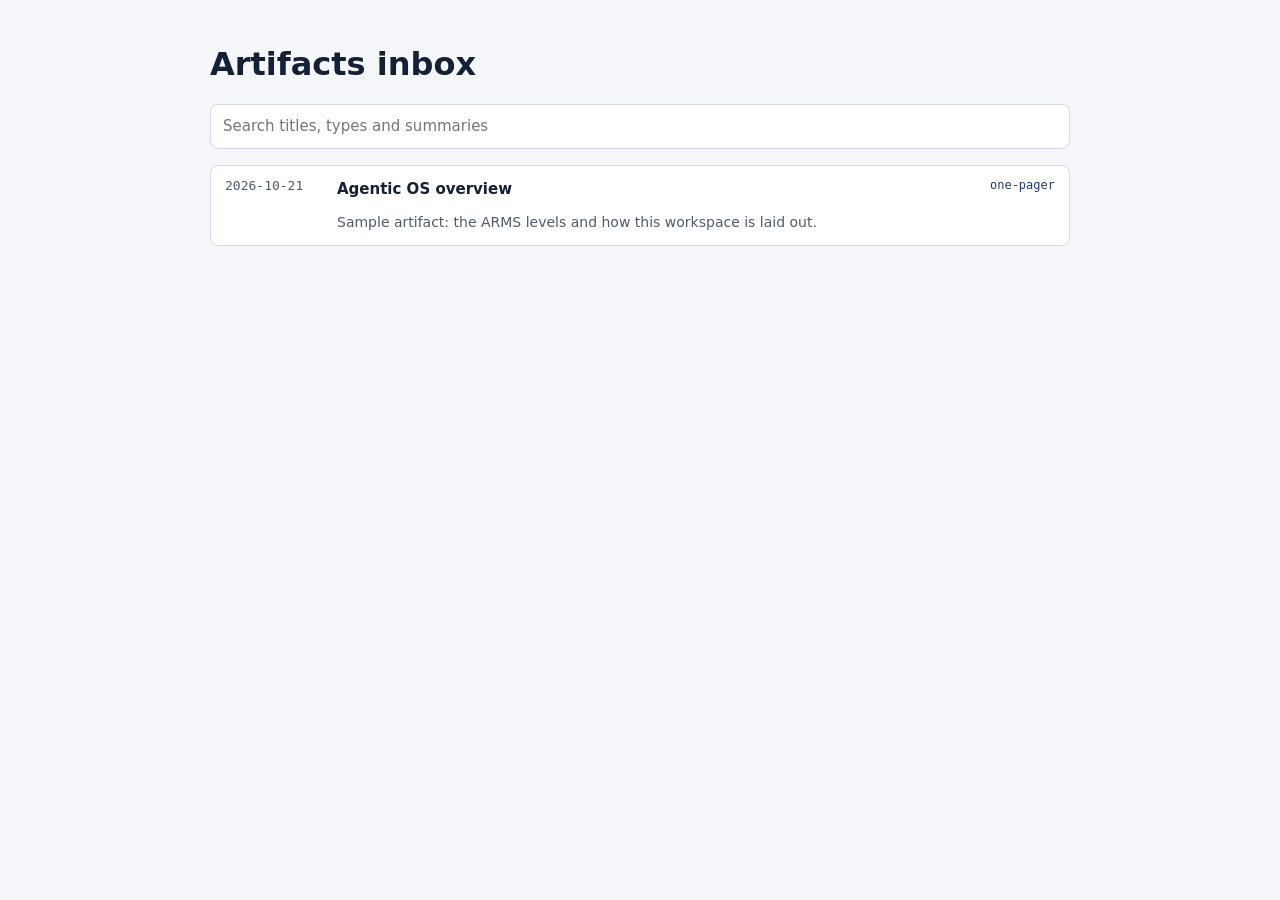
<file: artifacts/index.html>
<!doctype html>
<html lang="en">
<head>
<meta charset="utf-8">
<meta name="viewport" content="width=device-width,initial-scale=1">
<title>Artifacts inbox</title>
<style>
:root{--ink:#142033;--paper:#F4F6FA;--surface:#fff;--line:#D3DAE5;--muted:#4F5B6E;--accent:#1F3B70;
  --f-display:"IBM Plex Sans","Segoe UI",system-ui,sans-serif;--f-mono:"IBM Plex Mono",ui-monospace,Menlo,monospace}
body{margin:0;background:var(--paper);color:var(--ink);font:15px/1.5 var(--f-display)}
main{max-width:860px;margin:0 auto;padding:40px 16px;display:grid;gap:16px}
h1{margin:0;font-size:32px}
input{font:inherit;padding:10px 12px;border:1px solid var(--line);border-radius:8px;width:100%;box-sizing:border-box}
ol{list-style:none;margin:0;padding:0;display:grid;gap:8px}
li a{display:grid;grid-template-columns:100px 1fr auto;gap:12px;padding:12px 14px;background:var(--surface);border:1px solid var(--line);border-radius:8px;color:inherit;text-decoration:none}
li a:hover{border-color:var(--accent)}
.d{font:13px var(--f-mono);color:var(--muted)} .t{font-weight:700} .s{color:var(--muted);font-size:14px;grid-column:2/4}
.k{font:12px var(--f-mono);color:var(--accent)}
</style>
</head>
<body>
<main>
  <h1>Artifacts inbox</h1>
  <input id="q" type="search" placeholder="Search titles, types and summaries" aria-label="Search artifacts">
  <ol id="list"></ol>
</main>
<script>
// /brand adds new entries at the TOP of this list. Newest first.
const ENTRIES = [
  {date:"2026-10-21", title:"Agentic OS overview", type:"one-pager", path:"2026-10-21-agentic-os-overview/index.html", summary:"Sample artifact: the ARMS levels and how this workspace is laid out."},
];
const list = document.getElementById("list"), q = document.getElementById("q");
function render(){
  const term = q.value.toLowerCase();
  list.replaceChildren(...ENTRIES.filter(e => (e.title+e.type+e.summary).toLowerCase().includes(term)).map(e => {
    const li = document.createElement("li"), a = document.createElement("a");
    a.href = e.path;
    for (const [cls, txt] of [["d",e.date],["t",e.title],["k",e.type],["s",e.summary]]) { const s = document.createElement("span"); s.className = cls; s.textContent = txt; a.append(s); }
    li.append(a); return li;
  }));
}
q.addEventListener("input", render); render();
</script>
</body>
</html>
</file>
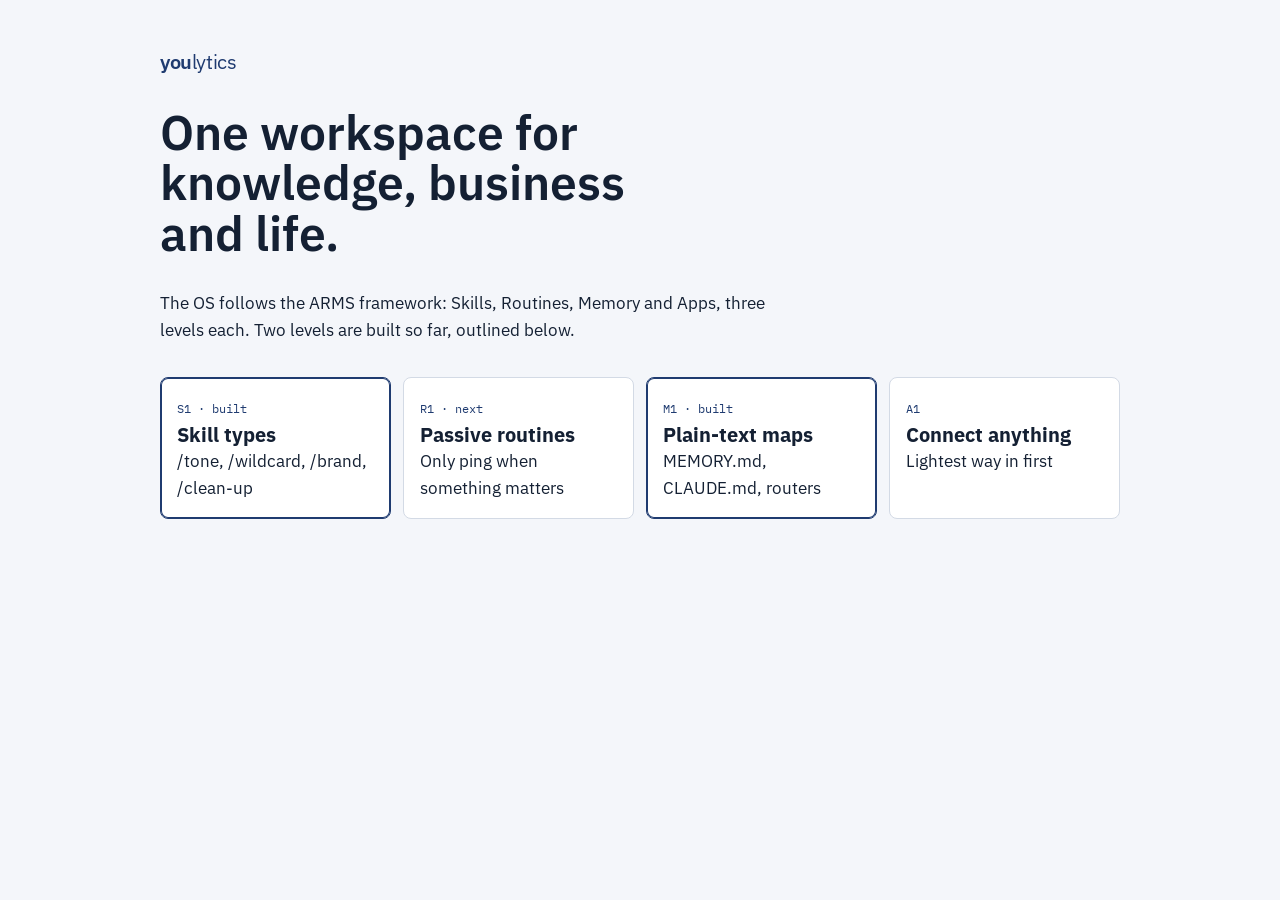
<file: artifacts/2026-10-21-agentic-os-overview/index.html>
<!doctype html>
<html lang="en">
<head>
<meta charset="utf-8">
<meta name="viewport" content="width=device-width,initial-scale=1">
<title>Agentic OS overview</title>
<link rel="stylesheet" href="https://fonts.googleapis.com/css2?family=IBM+Plex+Sans:wght@400;500;600;700&family=IBM+Plex+Mono:wght@400;500&display=swap">
<style>
:root{--ink:#142033;--paper:#F4F6FA;--surface:#ffffff;--line:#D3DAE5;--muted:#4F5B6E;--accent:#1F3B70;--accent-2:#D9962B;
  --f-display:"IBM Plex Sans","Segoe UI",system-ui,sans-serif;--f-body:"IBM Plex Sans","Segoe UI",system-ui,sans-serif;--f-mono:"IBM Plex Mono",ui-monospace,Menlo,monospace;
  --s2:8px;--s3:12px;--s4:16px;--s5:24px;--s6:32px;--s7:48px;--radius:8px}
body{margin:0;background:var(--paper);color:var(--ink);font:17px/1.6 var(--f-body)}
main{max-width:960px;margin:0 auto;padding:var(--s7) var(--s4);display:grid;gap:var(--s6)}
.brand{font:600 20px var(--f-display);letter-spacing:-.02em;color:var(--accent)}
h1{font:600 48px/1.05 var(--f-display);margin:0;max-width:18ch}
.grid{display:grid;grid-template-columns:repeat(auto-fit,minmax(200px,1fr));gap:var(--s3)}
.cell{background:var(--surface);border:1px solid var(--line);border-radius:var(--radius);padding:var(--s4)}
.cell b{font:700 20px var(--f-display);display:block}
.cell span{font:12px var(--f-mono);color:var(--accent)}
.cell.on{border-color:var(--accent);box-shadow:inset 0 0 0 1px var(--accent)}
p{margin:0;max-width:65ch}
</style>
</head>
<body>
<main>
  <div class="brand">you<span style="font-weight:400">lytics</span></div>
  <h1>One workspace for knowledge, business and life.</h1>
  <p>The OS follows the ARMS framework: Skills, Routines, Memory and Apps, three levels each. Two levels are built so far, outlined below.</p>
  <div class="grid">
    <div class="cell on"><span>S1 · built</span><b>Skill types</b>/tone, /wildcard, /brand, /clean-up</div>
    <div class="cell"><span>R1 · next</span><b>Passive routines</b>Only ping when something matters</div>
    <div class="cell on"><span>M1 · built</span><b>Plain-text maps</b>MEMORY.md, CLAUDE.md, routers</div>
    <div class="cell"><span>A1</span><b>Connect anything</b>Lightest way in first</div>
  </div>
</main>
</body>
</html>
</file>
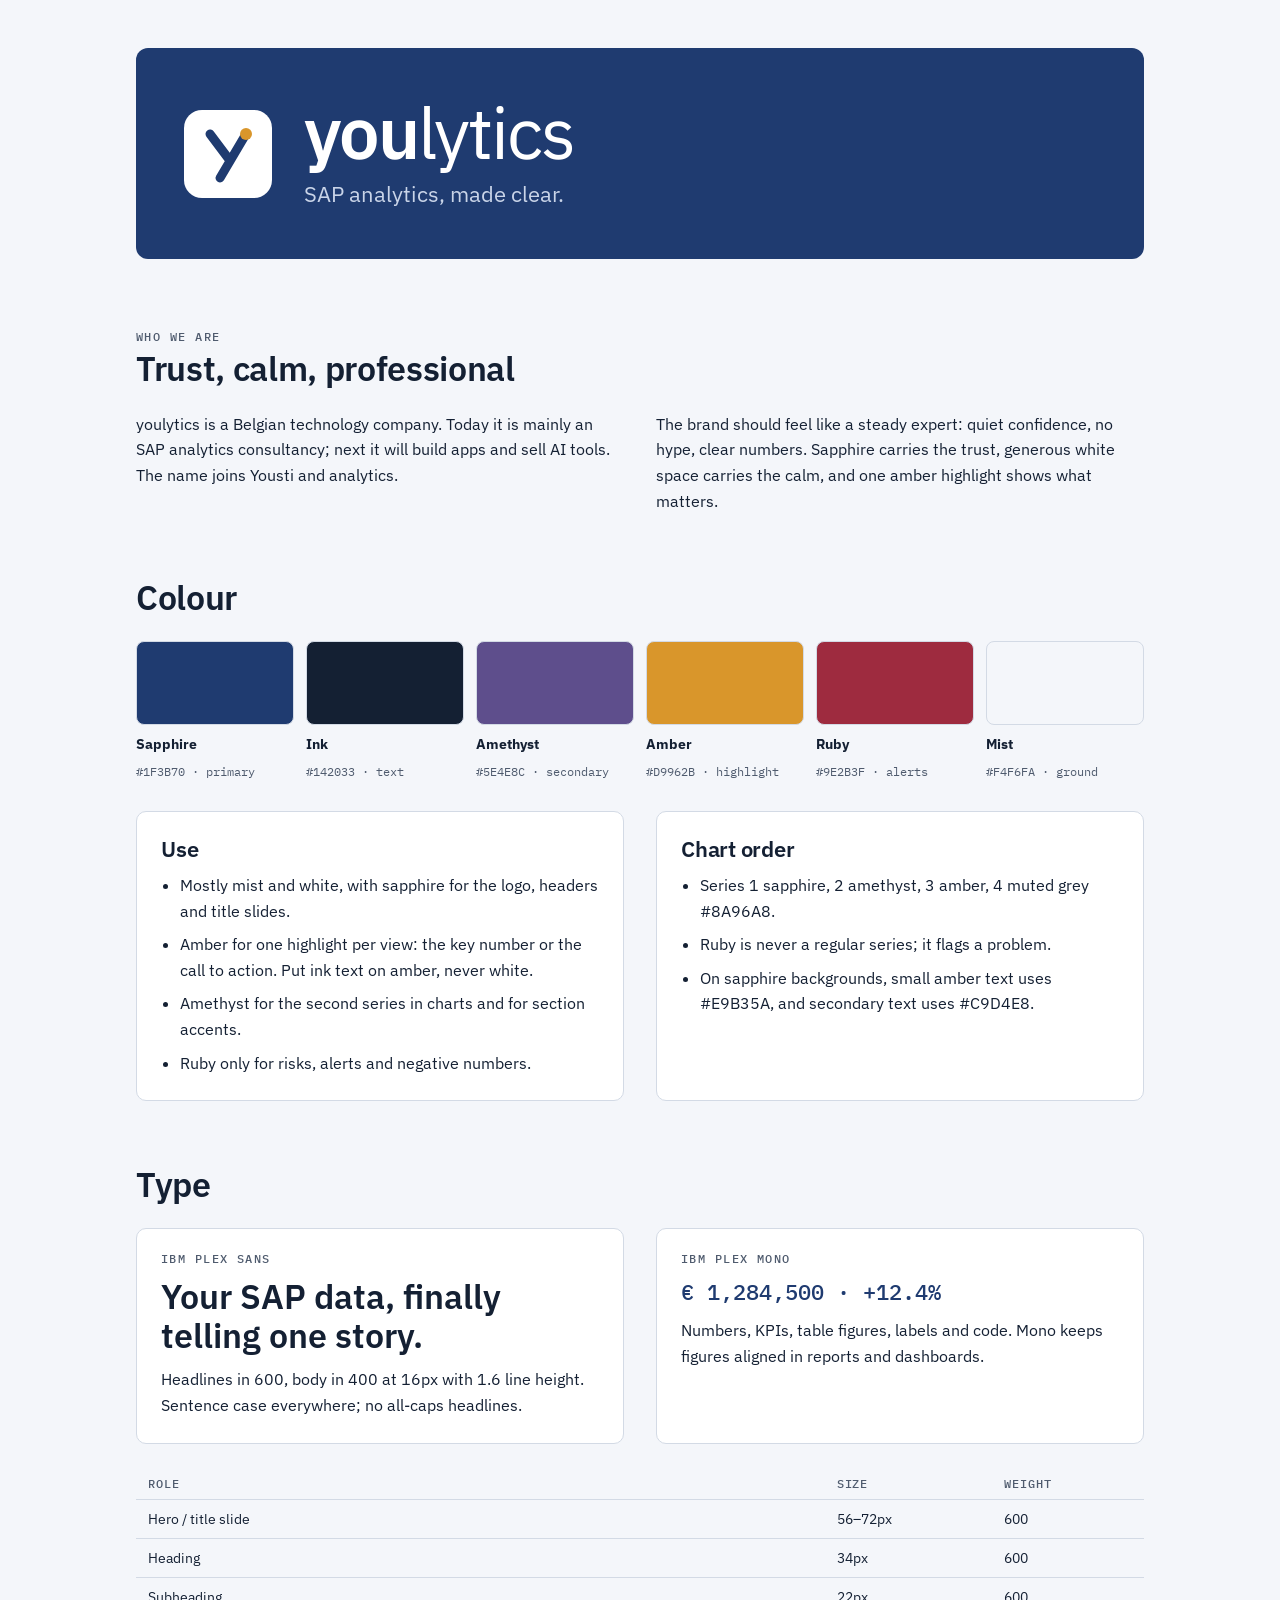
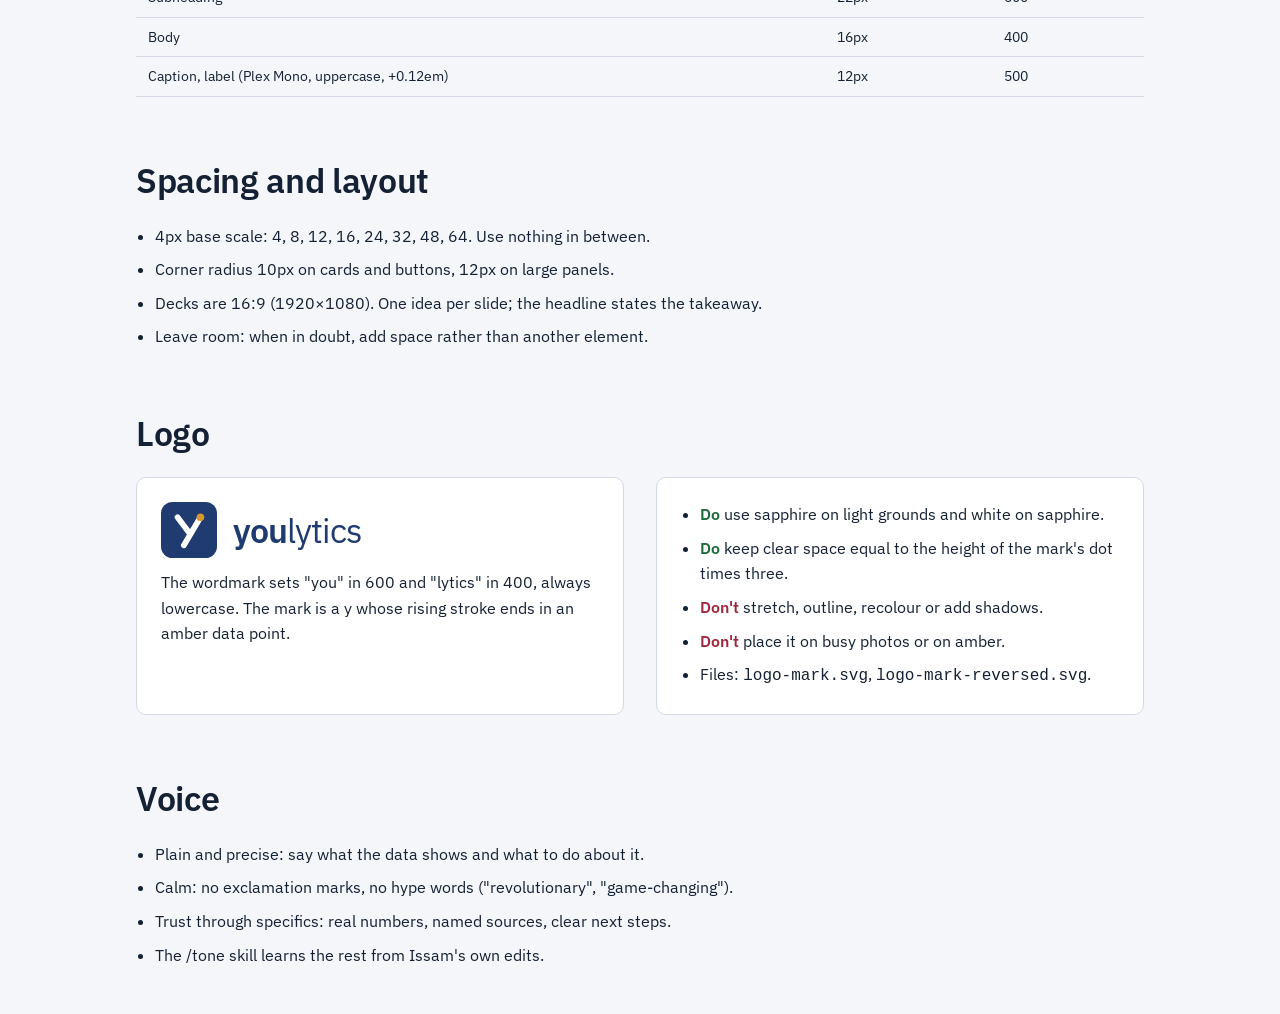
<file: brand/brand-book.html>
<!doctype html>
<html lang="en">
<head>
<meta charset="utf-8">
<meta name="viewport" content="width=device-width,initial-scale=1">
<title>youlytics brand book</title>
<link rel="stylesheet" href="https://fonts.googleapis.com/css2?family=IBM+Plex+Sans:wght@400;500;600;700&family=IBM+Plex+Mono:wght@400;500&display=swap">
<style>
/* youlytics brand tokens: Direction A, Sapphire Steady (chosen 2026-10-21). Every artifact copies this :root block. */
:root{
  /* colour */
  --sapphire:#1F3B70;      /* primary: logo, headers, slide backgrounds */
  --sapphire-soft:#C9D4E8; /* secondary text on sapphire */
  --ink:#142033;           /* body text */
  --muted:#4F5B6E;         /* captions, labels */
  --amethyst:#5E4E8C;      /* secondary: charts, second series, sections */
  --amber:#D9962B;         /* highlight: one key number or call to action per view */
  --amber-on-dark:#E9B35A; /* amber for small text on sapphire */
  --ruby:#9E2B3F;          /* alerts, negative numbers, risks */
  --mist:#F4F6FA;          /* page background */
  --surface:#FFFFFF;       /* cards */
  --line:#D3DAE5;          /* borders, rules */
  /* type */
  --f-sans:"IBM Plex Sans","Segoe UI",system-ui,sans-serif;
  --f-mono:"IBM Plex Mono",ui-monospace,Menlo,monospace;
  --t-xs:12px; --t-sm:14px; --t-md:16px; --t-lg:22px; --t-xl:34px; --t-xxl:56px; --t-hero:72px;
  /* spacing (4px base) */
  --s1:4px; --s2:8px; --s3:12px; --s4:16px; --s5:24px; --s6:32px; --s7:48px; --s8:64px;
  --radius:10px; --radius-lg:12px;
}
*{box-sizing:border-box}
body{margin:0;background:var(--mist);color:var(--ink);font:var(--t-md)/1.6 var(--f-sans)}
main{max-width:1040px;margin:0 auto;padding:var(--s7) var(--s4);display:grid;gap:var(--s8)}
h1,h2,h3{margin:0;line-height:1.15;letter-spacing:-.01em;text-wrap:balance}
h2{font-size:var(--t-xl);font-weight:600;margin-bottom:var(--s5)}
h3{font-size:var(--t-lg);font-weight:600}
p{margin:0;max-width:65ch}
.label{font:500 var(--t-xs)/1 var(--f-mono);letter-spacing:.12em;text-transform:uppercase;color:var(--muted)}
.hero{background:var(--sapphire);color:#fff;border-radius:var(--radius-lg);padding:var(--s7);display:flex;align-items:center;gap:var(--s6);flex-wrap:wrap}
.word{font-size:var(--t-hero);font-weight:600;letter-spacing:-.03em;line-height:1}
.word span{font-weight:400}
.hero p{color:var(--sapphire-soft);font-size:var(--t-lg)}
.grid{display:grid;grid-template-columns:repeat(auto-fill,minmax(150px,1fr));gap:var(--s3)}
.sw{display:grid;gap:var(--s2);font-size:var(--t-sm)}
.sw div{height:84px;border-radius:8px;border:1px solid var(--line)}
.sw code{font:var(--t-xs) var(--f-mono);color:var(--muted)}
.cols{display:grid;grid-template-columns:repeat(auto-fit,minmax(300px,1fr));gap:var(--s6)}
.card{background:var(--surface);border:1px solid var(--line);border-radius:var(--radius);padding:var(--s5);display:grid;gap:var(--s3);align-content:start}
ul{margin:0;padding-left:1.2em;display:grid;gap:var(--s2)}
.do{color:#1d6b3a;font-weight:600} .dont{color:var(--ruby);font-weight:600}
.num{font:500 var(--t-lg) var(--f-mono);color:var(--sapphire)}
table{border-collapse:collapse;width:100%;font-size:var(--t-sm)}
td,th{text-align:left;padding:var(--s2) var(--s3);border-bottom:1px solid var(--line)}
th{font:500 var(--t-xs) var(--f-mono);letter-spacing:.08em;text-transform:uppercase;color:var(--muted)}
.tbl{overflow-x:auto}
</style>
</head>
<body>
<main>
  <section class="hero" aria-label="Logo lockup">
    <img src="logo-mark-reversed.svg" width="88" height="88" alt="youlytics mark">
    <div style="display:grid;gap:8px">
      <div class="word">you<span>lytics</span></div>
      <p>SAP analytics, made clear.</p>
    </div>
  </section>

  <section>
    <span class="label">Who we are</span>
    <h2>Trust, calm, professional</h2>
    <div class="cols">
      <p>youlytics is a Belgian technology company. Today it is mainly an SAP analytics consultancy; next it will build apps and sell AI tools. The name joins Yousti and analytics.</p>
      <p>The brand should feel like a steady expert: quiet confidence, no hype, clear numbers. Sapphire carries the trust, generous white space carries the calm, and one amber highlight shows what matters.</p>
    </div>
  </section>

  <section>
    <h2>Colour</h2>
    <div class="grid">
      <div class="sw"><div style="background:var(--sapphire)"></div><b>Sapphire</b><code>#1F3B70 · primary</code></div>
      <div class="sw"><div style="background:var(--ink)"></div><b>Ink</b><code>#142033 · text</code></div>
      <div class="sw"><div style="background:var(--amethyst)"></div><b>Amethyst</b><code>#5E4E8C · secondary</code></div>
      <div class="sw"><div style="background:var(--amber)"></div><b>Amber</b><code>#D9962B · highlight</code></div>
      <div class="sw"><div style="background:var(--ruby)"></div><b>Ruby</b><code>#9E2B3F · alerts</code></div>
      <div class="sw"><div style="background:var(--mist)"></div><b>Mist</b><code>#F4F6FA · ground</code></div>
    </div>
    <div class="cols" style="margin-top:var(--s6)">
      <div class="card"><h3>Use</h3><ul>
        <li>Mostly mist and white, with sapphire for the logo, headers and title slides.</li>
        <li>Amber for one highlight per view: the key number or the call to action. Put ink text on amber, never white.</li>
        <li>Amethyst for the second series in charts and for section accents.</li>
        <li>Ruby only for risks, alerts and negative numbers.</li>
      </ul></div>
      <div class="card"><h3>Chart order</h3><ul>
        <li>Series 1 sapphire, 2 amethyst, 3 amber, 4 muted grey #8A96A8.</li>
        <li>Ruby is never a regular series; it flags a problem.</li>
        <li>On sapphire backgrounds, small amber text uses #E9B35A, and secondary text uses #C9D4E8.</li>
      </ul></div>
    </div>
  </section>

  <section>
    <h2>Type</h2>
    <div class="cols">
      <div class="card">
        <span class="label">IBM Plex Sans</span>
        <p style="font-size:var(--t-xl);font-weight:600;line-height:1.15">Your SAP data, finally telling one story.</p>
        <p>Headlines in 600, body in 400 at 16px with 1.6 line height. Sentence case everywhere; no all-caps headlines.</p>
      </div>
      <div class="card">
        <span class="label">IBM Plex Mono</span>
        <span class="num">€ 1,284,500 · +12.4%</span>
        <p>Numbers, KPIs, table figures, labels and code. Mono keeps figures aligned in reports and dashboards.</p>
      </div>
    </div>
    <div class="tbl" style="margin-top:var(--s5)"><table>
      <thead><tr><th>Role</th><th>Size</th><th>Weight</th></tr></thead>
      <tbody>
        <tr><td>Hero / title slide</td><td>56–72px</td><td>600</td></tr>
        <tr><td>Heading</td><td>34px</td><td>600</td></tr>
        <tr><td>Subheading</td><td>22px</td><td>600</td></tr>
        <tr><td>Body</td><td>16px</td><td>400</td></tr>
        <tr><td>Caption, label (Plex Mono, uppercase, +0.12em)</td><td>12px</td><td>500</td></tr>
      </tbody>
    </table></div>
  </section>

  <section>
    <h2>Spacing and layout</h2>
    <ul>
      <li>4px base scale: 4, 8, 12, 16, 24, 32, 48, 64. Use nothing in between.</li>
      <li>Corner radius 10px on cards and buttons, 12px on large panels.</li>
      <li>Decks are 16:9 (1920×1080). One idea per slide; the headline states the takeaway.</li>
      <li>Leave room: when in doubt, add space rather than another element.</li>
    </ul>
  </section>

  <section>
    <h2>Logo</h2>
    <div class="cols">
      <div class="card">
        <div style="display:flex;align-items:center;gap:16px"><img src="logo-mark.svg" width="56" height="56" alt="youlytics mark on light"><span style="font-size:34px;font-weight:600;letter-spacing:-.03em;color:var(--sapphire)">you<span style="font-weight:400">lytics</span></span></div>
        <p>The wordmark sets "you" in 600 and "lytics" in 400, always lowercase. The mark is a y whose rising stroke ends in an amber data point.</p>
      </div>
      <div class="card"><ul>
        <li><span class="do">Do</span> use sapphire on light grounds and white on sapphire.</li>
        <li><span class="do">Do</span> keep clear space equal to the height of the mark's dot times three.</li>
        <li><span class="dont">Don't</span> stretch, outline, recolour or add shadows.</li>
        <li><span class="dont">Don't</span> place it on busy photos or on amber.</li>
        <li>Files: <code>logo-mark.svg</code>, <code>logo-mark-reversed.svg</code>.</li>
      </ul></div>
    </div>
  </section>

  <section>
    <h2>Voice</h2>
    <ul>
      <li>Plain and precise: say what the data shows and what to do about it.</li>
      <li>Calm: no exclamation marks, no hype words ("revolutionary", "game-changing").</li>
      <li>Trust through specifics: real numbers, named sources, clear next steps.</li>
      <li>The /tone skill learns the rest from Issam's own edits.</li>
    </ul>
  </section>
</main>
</body>
</html>
</file>
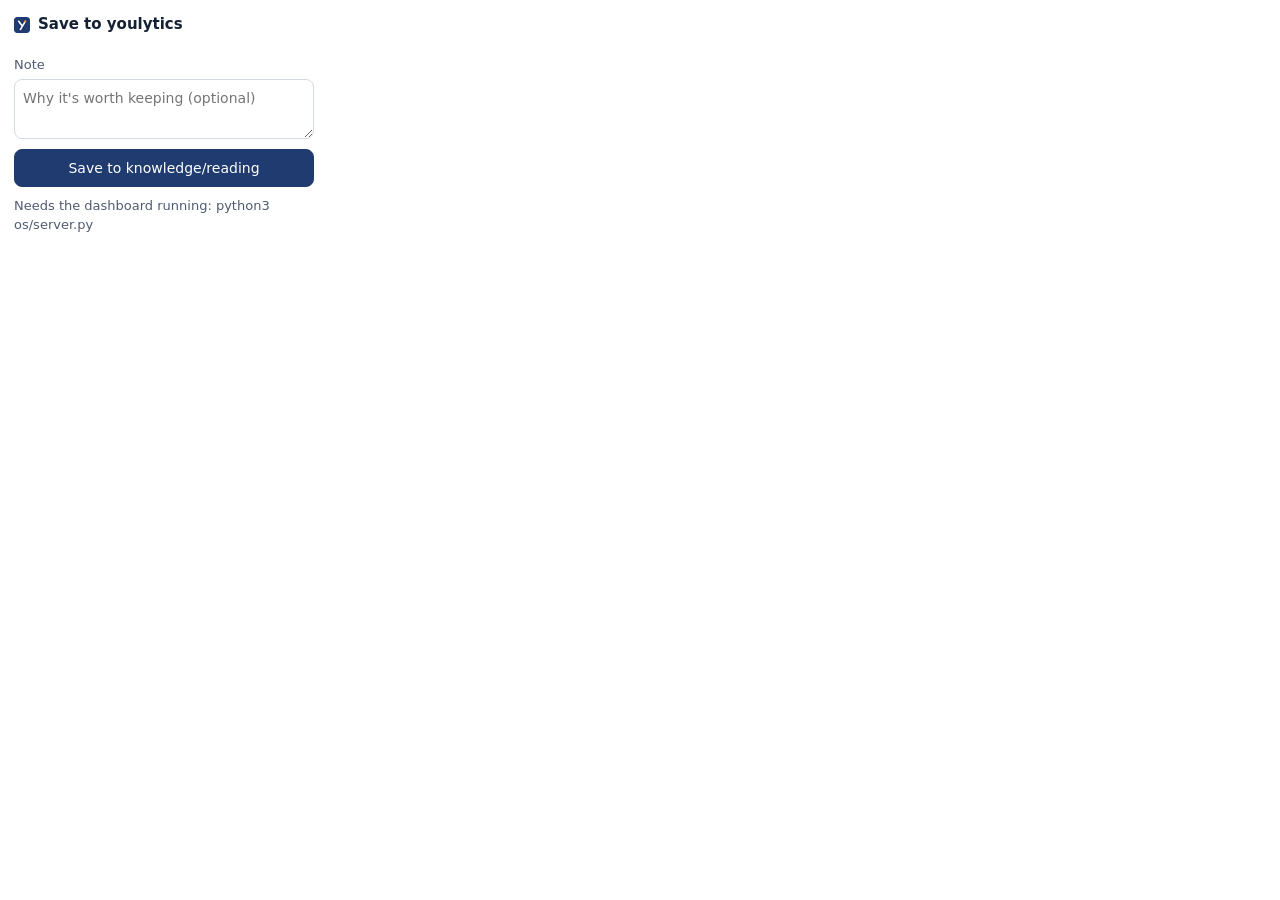
<file: os/chrome-clipper/popup.html>
<!doctype html>
<html lang="en">
<head>
<meta charset="utf-8">
<style>
:root{--sapphire:#1F3B70;--ink:#142033;--muted:#4F5B6E;--line:#D3DAE5;--ruby:#9E2B3F;--mist:#F4F6FA}
body{margin:0;width:300px;padding:14px;font:14px/1.45 "IBM Plex Sans","Segoe UI",system-ui,sans-serif;color:var(--ink);background:#fff;display:grid;gap:10px}
h1{margin:0;font-size:15px;font-weight:600;display:flex;gap:8px;align-items:center}
#title{margin:0;color:var(--muted);font-size:13px;overflow:hidden;text-overflow:ellipsis;white-space:nowrap}
textarea{width:100%;box-sizing:border-box;min-height:60px;resize:vertical;font:inherit;border:1px solid var(--line);border-radius:8px;padding:8px}
button{font:inherit;font-weight:500;padding:8px 12px;border-radius:8px;border:1px solid var(--sapphire);background:var(--sapphire);color:#fff;cursor:pointer}
button:disabled{opacity:.5}
button:focus-visible,textarea:focus-visible{outline:2px solid var(--sapphire);outline-offset:2px}
.lbl{font-size:13px;color:var(--muted);margin-bottom:-6px}
#status{margin:0;font-size:13px;color:var(--muted)} #status.bad{color:var(--ruby)}
</style>
</head>
<body>
  <h1><img src="icon-16.png" alt="" width="16" height="16">Save to youlytics</h1>
  <p id="title"></p>
  <label for="note" class="lbl">Note</label>
  <textarea id="note" placeholder="Why it's worth keeping (optional)"></textarea>
  <button id="save" type="button">Save to knowledge/reading</button>
  <p id="status" role="status">Needs the dashboard running: python3 os/server.py</p>
  <script src="popup.js"></script>
</body>
</html>
</file>
